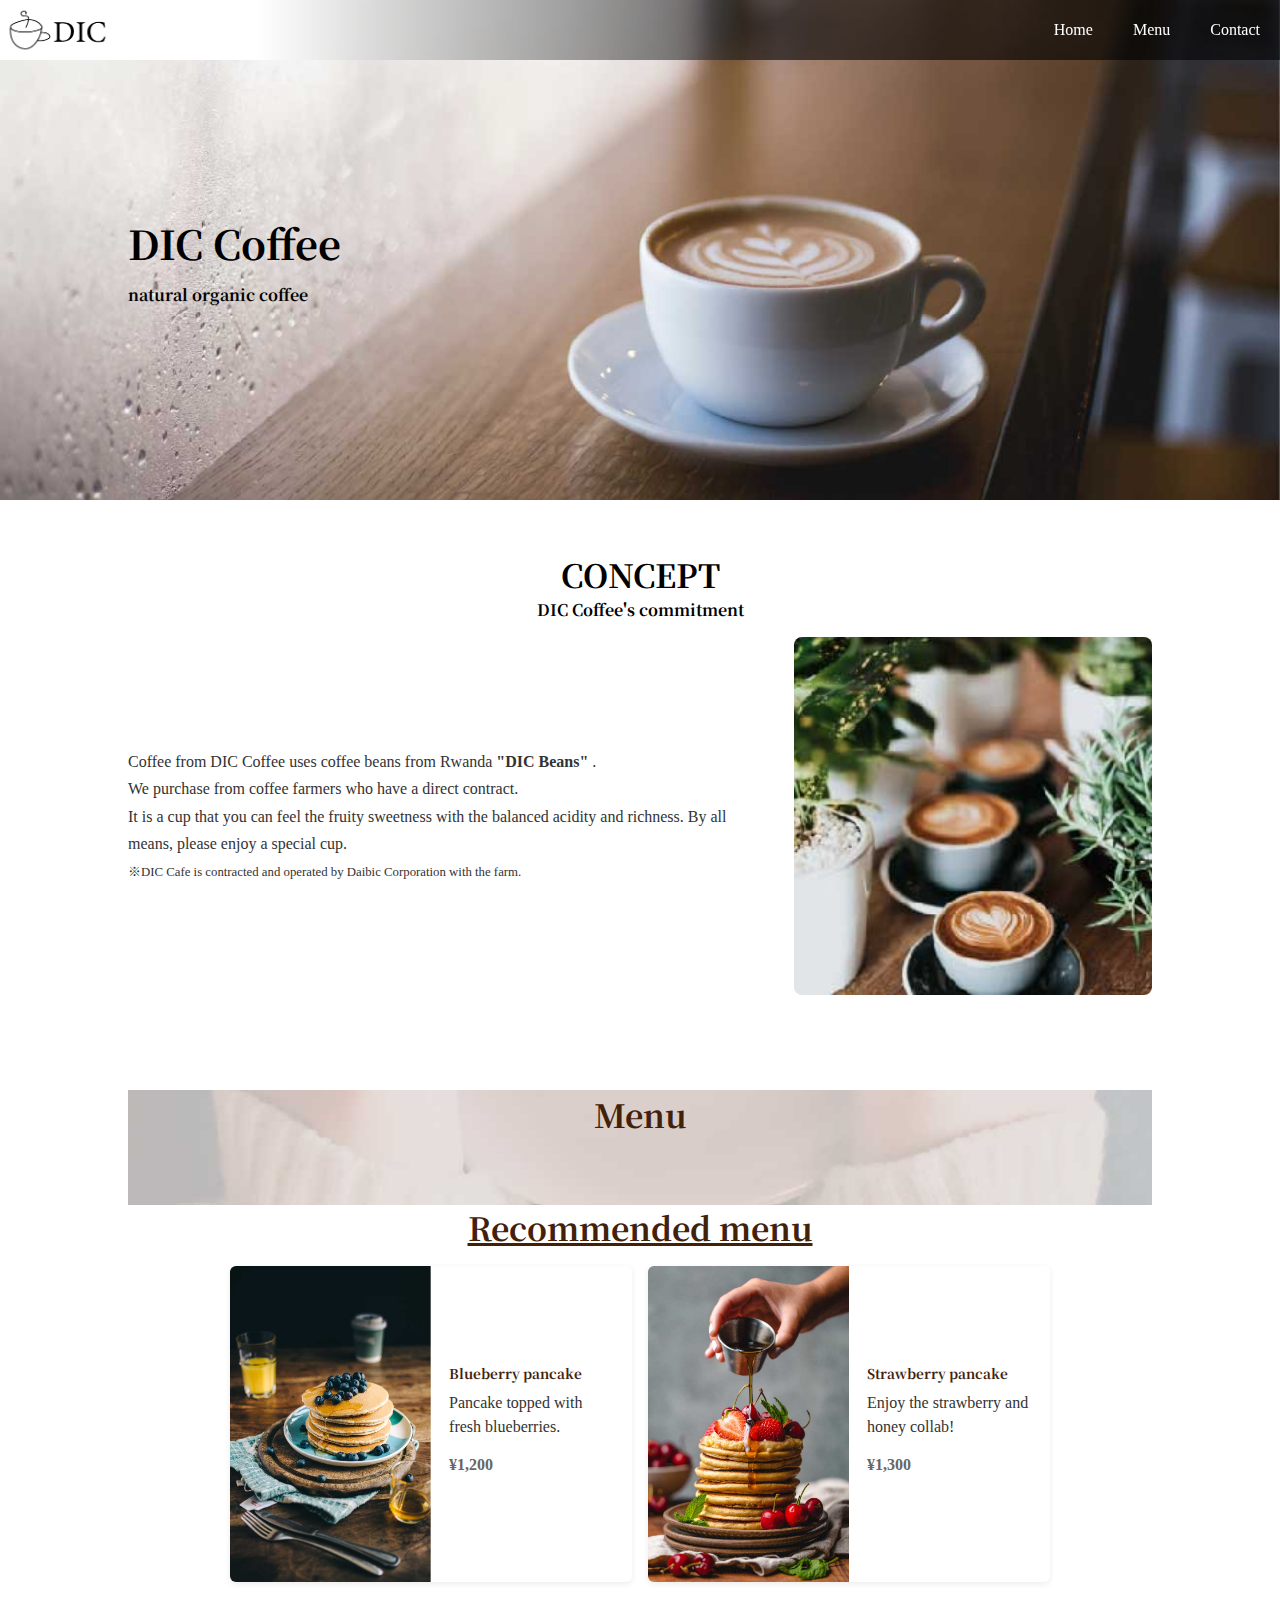
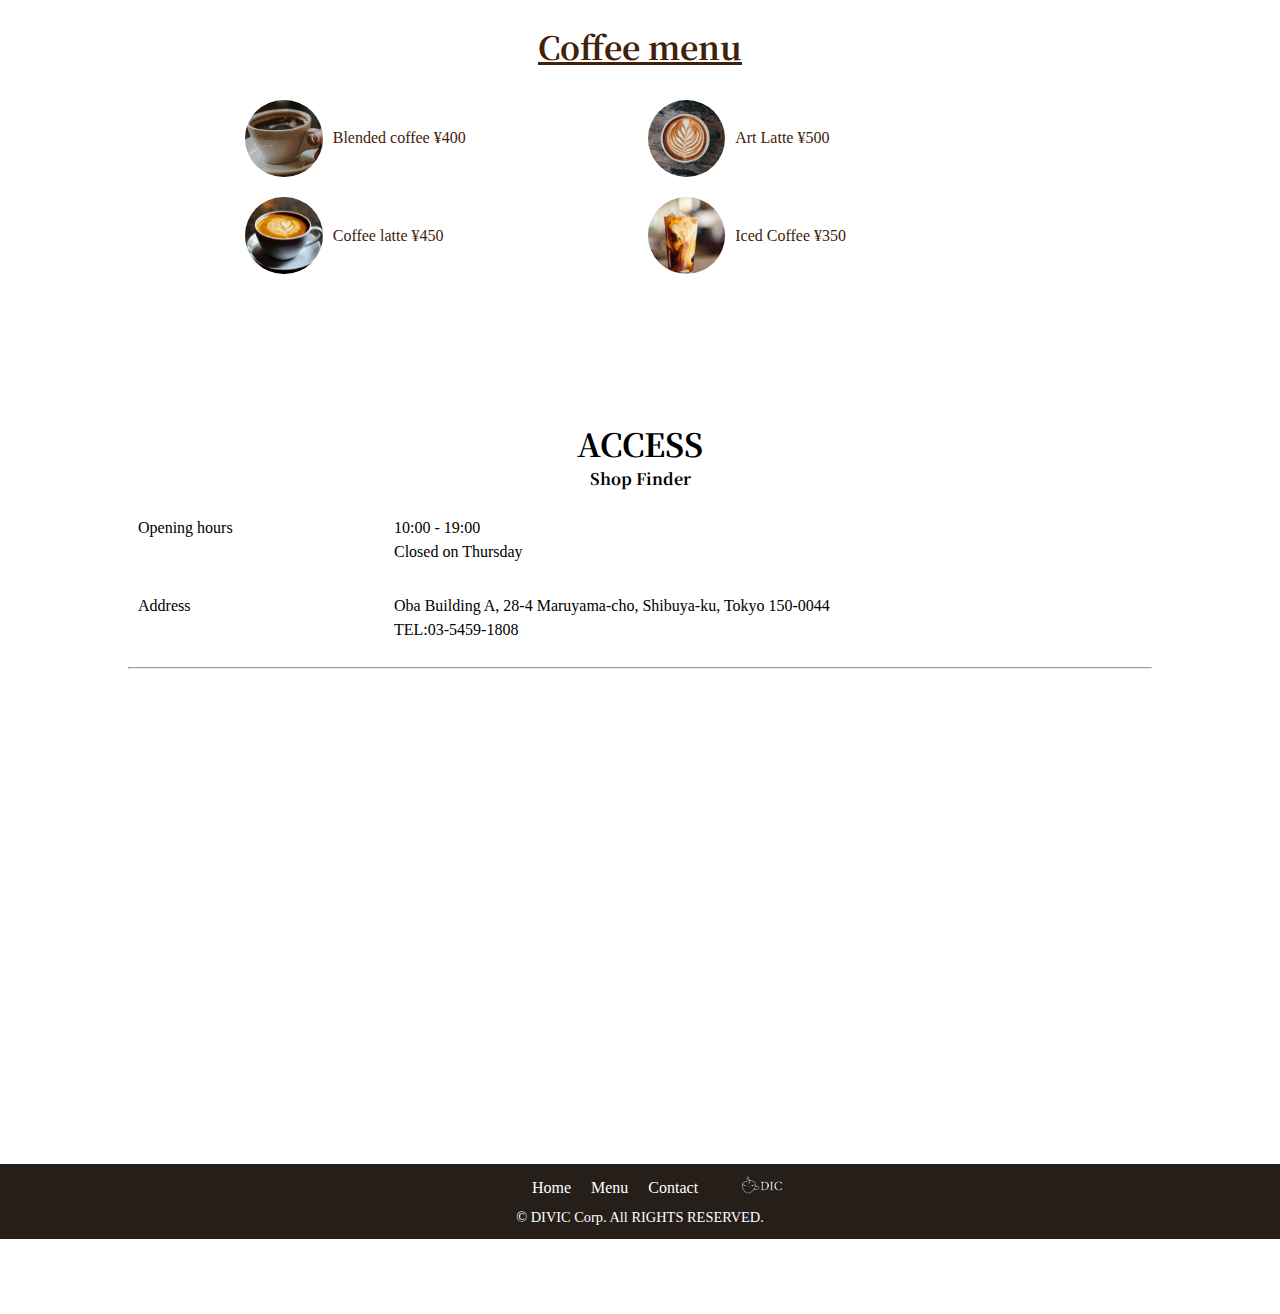
<file: index.html>
<!DOCTYPE html>
<html lang="ja">
  <head>
    <meta charset="UTF-8">
    <meta name="viewport" content="width=device-width, initial-scale=1.0">
    <title>DIC cafe</title>
    <link href="css/normalize.css" rel="stylesheet"/>
    <link href="css/main.css" rel="stylesheet"/>
    <link href="https://fonts.googleapis.com/css2?family=Noto+Serif+JP:wght@400;700&amp;display=swap" rel="stylesheet"/>
  </head>
  <body>
    <header>
        <nav class="header_nav">
            <a class="logo" href="index.html">
                <img src="images/sample_logo_k.png"/>
            </a>
            <ul class="global_nav">
                <a class="global_nav_item" href="index.html">
                    <li>
                        Home
                    </li>                   
                </a>
                <a class="global_nav_item" href="#menu">
                    <li>
                      Menu                                           
                    </li>
                </a>
                <a class="global_nav_item" href="contact.html">
                    <li>
                      Contact                       
                    </li>
                </a>
            </ul>
        </nav>
        <div class="key section_inner">
            <h1>
              DIC Coffee                       
            </h1>
            <p>
                natural organic coffee
            </p>
        </div>
    </header>
    <section>
      <article class="section_inner">
        <div class="section_title">
          <h1>CONCEPT</h1>
            <p>DIC Coffee's commitment</p>
        </div>
        <div class="concept_content">
          <div class="concept_text">
            <p>
              Coffee from DIC Coffee uses coffee beans from Rwanda
              <strong>
                "DIC Beans"
              </strong>.
            </p>
            <p>
              We purchase from coffee farmers who have a direct contract.
            </p>
            <p>
              It is a cup that you can feel the fruity sweetness with the balanced acidity and richness.
              By all means, please enjoy a special cup.
            </p>
            <p>
              <small>
                ※DIC Cafe is contracted and operated by Daibic Corporation with the farm.
              </small>
            </p>
          </div>
          <div class="concept_img">
            <img src="images/sample_concept.jpg" alt="DIC Beans">
          </div>
        </div>
      </article>
      <article class="section_inner">
        <section class="menu_section">
          <h1 class="section_title" id="menu">
            Menu
          </h1>
          <section class="menu_section">
            <div class="section_inner">
              <h1 class="section_title">
                <u>Recommended menu</u>
              </h1>
              <div class="recommended_menu">
                <div class="recommended_item">
                  <div class="item_img">
                    <img src="images/sample_pancake1.jpg" alt="Blueberry Pancake">
                  </div>
                  <div class="menu_text">
                    <h2>
                      Blueberry pancake
                    </h2>
                    <p>
                      Pancake topped with fresh blueberries.
                    </p>
                    <p class="price">
                      ¥1,200
                    </p>
                  </div>
                </div>
                <div class="recommended_item">
                  <div class="item_img">
                    <img src="images/sample_pancake2.jpg" alt="Strawberry Pancake">
                  </div>
                  <div class="menu_text">
                    <h2>
                      Strawberry pancake
                    </h2>
                    <p>
                      Enjoy the strawberry and honey collab!
                    </p>
                    <p class="price">
                      ¥1,300
                    </p>
                  </div>
                </div>
              </div>
              <h1 class="section_title">
                <u>Coffee menu</u>
              </h1>
              <div class="coffee_menu">
                <div class="coffee_item">
                  <img src="images/sample_cafe1.jpg" alt="Blended Coffee">
                  <p>
                    Blended coffee ¥400
                  </p>
                </div>
                <div class="coffee_item">
                  <img src="images/sample_cafe2.jpg" alt="Art Latte">
                  <p>
                    Art Latte ¥500
                  </p>
                </div>
                <div class="coffee_item">
                  <img src="images/sample_cafe3.jpg" alt="Coffee Latte">
                  <p>
                    Coffee latte ¥450
                  </p>
                </div>
                <div class="coffee_item">
                  <img src="images/sample_cafe4.jpg" alt="Iced Coffee">
                  <p>
                    Iced Coffee ¥350
                  </p>
                </div>
              </div>
            </div>
        </section>
      </article>
      <article class="section_inner">
        <div class="section_title">
          <h1>ACCESS</h1>
          <p>Shop Finder</p>
        </div>
        <div class="access_content">
          <div class="left_block">
            <dl>
              <dt>
                Opening hours
              </dt>
              <dd>
                10:00 - 19:00
                <br/>
                Closed on Thursday
              </dd>
            </dl>
            <dl>
              <dt>
                Address
              </dt>
              <dd>
                Oba Building A, 28-4 Maruyama-cho, Shibuya-ku, Tokyo 150-0044
                <br/>
                TEL:03-5459-1808
              </dd>
            </dl>
          </div>
        </div>
        <hr>
          <iframe allowfullscreen aria-hidden="false" frameborder="0" height="450" width="100%" src="https://www.google.com/maps/embed?pb=!1m18!1m12!1m3!1d3241.8625569899887!2d139.6922821152582!3d35.65575778020021!2m3!1f0!2f0!3f0!3m2!1i1024!2i768!4f13.1!3m3!1m2!1s0x60188b55bb707eff%3A0x5f04575eb7aca63e!2z44CSMTUwLTAwNDQg5p2x5Lqs6YO95riL6LC35Yy65YaG5bGx55S677yS77yY4oiS77yUIE9iYSBCbGQuIEHppKg!5e0!3m2!1sja!2sjp!4v1589613763992!5m2!1sja!2sjp" style="border:0;" tabindex="0">
          </iframe>
      </article>
      <footer>
        <div class="footer-top">
          <nav>
            <ul>
              <li>
                <a href="index.html">
                  Home
                </a>
              </li>
              <li>
                <a href="#menu">
                  Menu
                </a>
              </li>
              <li>
                <a href="contact.html">
                  Contact
                </a>
              </li>
            </ul>
          </nav>
          <div class="footer-logo">
            <img src="images/sample_logo_k.png"/>
          </div>
        </div>
        <div class="footer-bottom">
          <p>
            © DIVIC Corp. All RIGHTS RESERVED.
          </p>
        </div>
      </footer>
</file>
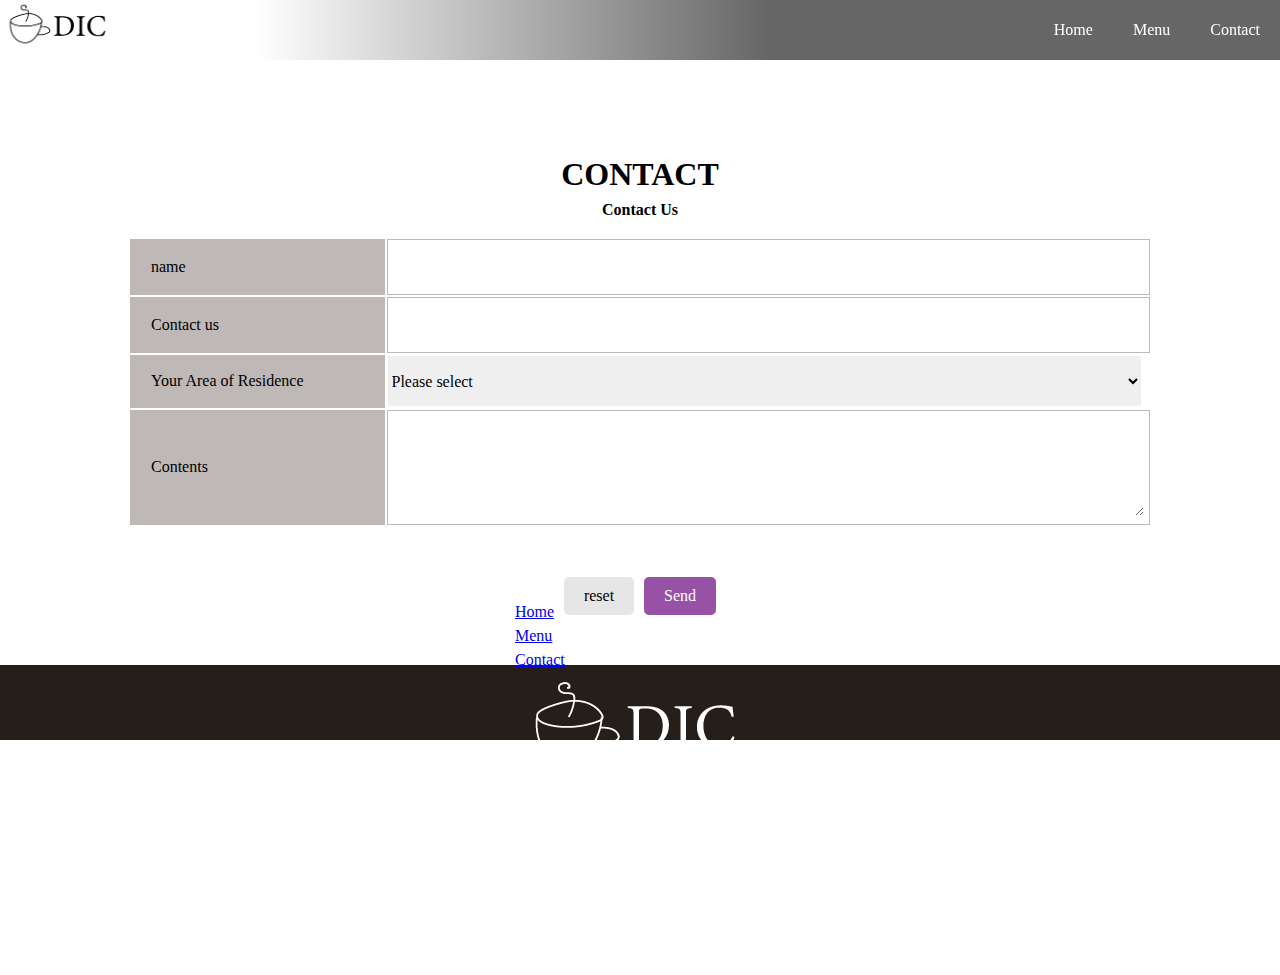
<file: contact.html>
<!DOCTYPE html>
<html>
  <head>
    <title>DIC cafe</title>
    <link href="css/normalize.css" rel="stylesheet"/>
    <link href="css/main.css" rel="stylesheet"/>
    <link href="css/contact.css" rel="stylesheet"/>
    <link href="https://fonts.googleapis.com/css?family=Sawarabi+Mincho" rel="stylesheet"/>
  </head>
  <body>
    <header class="sub_header">
      <nav class="header_nav">
        <a href="index.html">
          <img class="logo" src="images/sample_logo_k.png"/>
        </a>
        <ul class="global_nav">
          <a class="global_nav_item" href="index.html">
            <li>Home</li>
          </a>
          <a class="global_nav_item" href="blueberry_pancakes.html">
            <li>Menu</li>
          </a>
          <a class="global_nav_item" href="contact.html">
            <li>Contact</li>
          </a>
        </ul>
      </nav>
    </header>
    <section class="section_inner">
      <div class="section_title">
        <h1>CONTACT</h1>
        <p>Contact Us</p>
      </div>
      <form action="#" method="POST">
        <table class="contact">
          <tr class="contact_line">
            <td class="contact_sign">
              <label for="name">name</label>
            </td>
            <td class="contact_input">
              <input id="name" name="name" type="text"/>
            </td>
          </tr>
          <tr class="contact_line">
            <td class="contact_sign">
              <label for="phonenumber">Contact us</label>
            </td>
            <td class="contact_input">
              <input id="phonenumber" name="phonenumber" type="tel"/>
            </td>
          </tr>
          <tr class="contact_line">
            <td class="contact_sign">
              <label for="region">Your Area of Residence</label>
            </td>
            <td>
              <select id="region" name="region">
                <option value="0">Please select</option>
                <option value="1">Hokkaido</option>
                <option value="2">Tohoku</option>
                <option value="3">Kanto</option>
                <option value="4">Central Japan</option>
                <option value="5">Kinki</option>
                <option value="6">Chugoku & Shikoku</option>
                <option value="7">Kyushu</option>
              </select>
            </td>
          </tr>
          <tr class="contact_content">
            <td class="contact_sign">
              <label for="content">Contents</label>
            </td>
            <td class="contact_input">
              <textarea id="content" name="content"></textarea>
            </td>
          </tr>
        </table>
        <div class="contact_btn_area">
          <button class="contact_btn reset_btn" type="reset">reset</button>
          <button class="contact_btn submit_btn" type="submit">Send</button>
        </div>
      </form>
    </section>
    <footer class="footer">
      <nav>
        <ul class="footer_nav">
          <a class="footer_nav_item" href="index.html">
            <li>Home</li>
          </a>
          <a class="footer_nav_item" href="blueberry_pancakes.html">
            <li>Menu</li>
          </a>
          <a class="footer_nav_item" href="contact.html">
            <li>Contact</li>
          </a>
          <a class="footer_nav_item" href="index.html">
            <li>
              <img class="footer_logo" src="images/sample_logo_w.png"/>
            </li>
          </a>
        </ul>
      </nav>
      <p class="footer_right">© DIVIC Corp. All RIGHTS RESERVED.</p>
    </footer>
  </body>
</html>
</file>
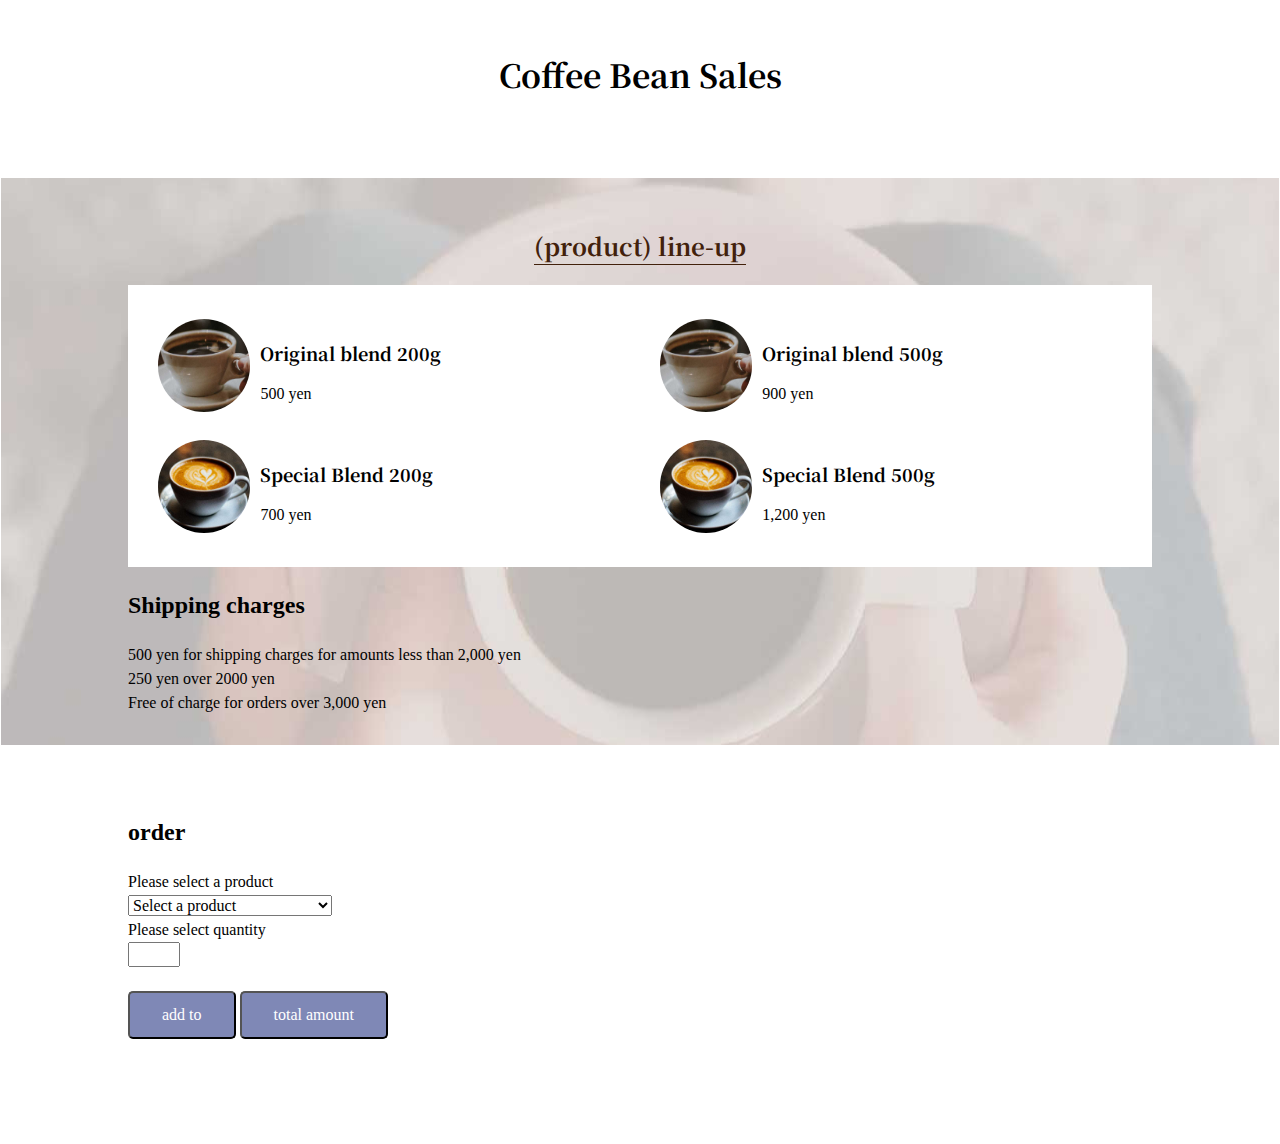
<file: sale.html>
<!DOCTYPE html>
<html>
  <head>
    <meta charset="UTF-8">
    <meta name="viewport" content="width=device-width, initial-scale=1.0">
    <title>
      DIC cafe
    </title>
    <link href="css/normalize.css" rel="stylesheet"/>
    <link href="css/sale.css" rel="stylesheet"/>
    <link href="https://fonts.googleapis.com/css2?family=Noto+Serif+JP:wght@400;700&amp;display=swap" rel="stylesheet"/>
  </head>
  <body>
    <section class="section_inner">
      <div class="section_title">
        <h1>
          Coffee Bean Sales
        </h1>
      </div>
    </section>
    <section class="section_inner menu_section">
      <div class="center">
        <h1 class="menu_title">
          (product) line-up
        </h1>
      </div>
      <ul class="menu_list coffee_menu">
        <li class="caffee_menu_list_item">
          <div class="caffee_menu_content">
            <h2 class="menu_item_title">
              Original blend 200g
            </h2>
            <p class="caffee_menu_price">
              500 yen
            </p>
          </div>
          <img class="caffee_menu_image" src="images/sample_cafe1.jpg"/>
        </li>
        <li class="caffee_menu_list_item">
          <div class="caffee_menu_content">
            <h2 class="menu_item_title">
              Original blend 500g
            </h2>
            <p class="caffee_menu_price">
              900 yen
            </p>
          </div>
          <img class="caffee_menu_image" src="images/sample_cafe1.jpg"/>
        </li>
        <li class="caffee_menu_list_item">
          <div class="caffee_menu_content">
            <h2 class="menu_item_title">
              Special Blend 200g
            </h2>
            <p class="caffee_menu_price">
              700 yen
            </p>
          </div>
          <img class="caffee_menu_image" src="images/sample_cafe3.jpg"/>
        </li>
        <li class="caffee_menu_list_item">
          <div class="caffee_menu_content">
            <h2 class="menu_item_title">
              Special Blend 500g
            </h2>
            <p class="caffee_menu_price">
              1,200 yen
            </p>
          </div>
          <img class="caffee_menu_image" src="images/sample_cafe3.jpg"/>
        </li>
      </ul>
      <h2>
        Shipping charges
      </h2>
      <ul>
        <li>
          500 yen for shipping charges for amounts less than 2,000 yen
        </li>
        <li>
          250 yen over 2000 yen
        </li>
        <li>
          Free of charge for orders over 3,000 yen
        </li>
      </ul>
    </section>
    <section class="section_inner">
      <h2>
        order
      </h2>
      <form>
        <p>
          Please select a product
        </p>
        <div>
          <select id="product" required="">
            <option value="0">
              Select a product
            </option>
            <option value="1">
              Original blend 200g 500yen
            </option>
            <option value="2">
              Original blend 500g 900yen
            </option>
            <option value="3">
              Special blend 200g 700yen
            </option>
            <option value="4">
              Special blend 500g 1200yen
            </option>
          </select>
          <p>
            Please select quantity
          </p>
          <input id="number" max="5" min="1" required="" type="number"/>
        </div>
        <br/>
        <input class="btn" onclick="add()" type="button" value="add to"/>
        <input class="btn" onclick="calc()" type="button" value="total amount"/>
      </form>
    </section>
    <script src="javascripts/sale.js" type="text/javascript">
    </script>
  </body>
</html>
</file>
<file: css/main.css>
@charset "utf-8";

html {
    height: 100vh;
    width: 100vw;
}

body {
    position: relative;
    padding-bottom: 75px;
    min-height: 100%;
}

p,
ul {
    margin: 0;
    padding: 0;
}

div,
li {
    box-sizing: border-box;
}

.header_nav {
    background: linear-gradient(90deg, #fff 20%, rgba(0, 0, 0, 0.6) 60%);
    display: flex;
    height: 60px;
    justify-content: space-between;
    align-items: stretch;
    position: fixed;
    top: 0;
    width: 100%;
}

.noto-serif-jp {
  font-family: "Noto Serif JP", serif;
  font-optical-sizing: auto;
  font-weight: 400; 
  font-style: normal;
}

.global_nav_item {
    color: #fff;
    text-decoration: none;
    display: flex;
    align-items: center;
    padding: 0 20px;
}

.global_nav_item:hover {
    background: #fff;
    color: #8b3e0a;
}

.global_nav {
    display: flex;
    align-items: stretch;
}

.logo {
    width: 120px;
    display: flex;
    align-items: center;
}

.logo img {
    width: 100%;
}

.section_inner {
    padding: 50px 10% 30px;
}

.key {
    height: 500px;
    background: center / cover no-repeat url("../images/sample_key.jpg");
    font-family: 'Noto Serif JP', serif;
    font-weight: bold;
    display: flex;
    flex-direction: column;
    justify-content: center;
}

.key h1 {
    font-size: 2.5rem;
    margin-bottom: 10px;
}

.section_title {
    font-family: 'Noto Serif JP', serif;
    font-weight: bold;
    text-align: center;
    margin-bottom: 15px;
}

.menu_title {
    display: inline-block;
    font-family: 'Noto Serif JP', serif;
    font-size: 1.5rem;
    color: #42210b;
    border-bottom: solid #42210b 1px;
}

.menu_section {
    background: url("../images/sample_menu_bg.jpg") center / cover no-repeat fixed;
    color: #42210b;
    margin-top: 15px;
}

.recommended_menu {
    display: flex;
    flex-wrap: wrap;
    justify-content: space-between;
    gap: 2%;
    margin-bottom: 40px;
}

.recommended_item {
    display: flex;
    flex-direction: row;
    width: 49%;
    background: #fff;
    box-shadow: 0 2px 6px rgba(0, 0, 0, 0.08);
    border-radius: 6px;
    overflow: hidden;
    box-sizing: border-box;
}

.recommended_item .item_img {
    flex: 0 0 50%;
    max-width: 50%;
}

.recommended_item .item_img img {
    width: 100%;
    height: 100%;
    object-fit: cover;
    display: block;
}

.recommended_item .menu_text {
    flex: 1;
    padding: 18px;
    display: flex;
    flex-direction: column;
    justify-content: center;
}

.recommended_item .menu_text h2 {
    margin: 0 0 8px 0;
    font-family: 'Noto Serif JP', serif;
    color: #42210b;
    font-size: 0.85rem;
}

.recommended_item .menu_text p {
    margin: 0 0 8px 0;
    color: #333;
}

.recommended_item .menu_text .price {
    margin-top: 6px;
    color: #666;
    font-weight: 600;
}

.coffee_menu {
    display: flex;
    flex-wrap: wrap;
    justify-content: space-between;
    background: #fff;
    padding: 15px;
}

.coffee_item {
    width: 49%;
    display: flex;
    align-items: center;
    margin-bottom: 20px;
}

.coffee_item img {
  width: 20%;  
  margin-right: 10px;
  border-radius: 50%; 
  object-fit: cover;
}

.coffee_item p {
    width: 80%;
    margin: 0;
}

.centre {
    text-align: center;
}

.caffee_menu_image {
    width: 20%;
    border-radius: 50%;
}

.concept_content {
    display: flex;
    justify-content: space-between;
    align-items: center;
    gap: 30px;
    flex-wrap: wrap;
}

.concept_text {
    flex: 0 0 60%;
    box-sizing: border-box;
    font-size: 1rem;
    line-height: 1.7;
    color: #333;
}

.concept_img {
    flex: 0 0 35%;
    box-sizing: border-box;
}

.concept_img img {
    width: 100%;
    height: auto;
    display: block;
    border-radius: 8px;
}

@media (max-width: 800px) {
    .concept_content {
        flex-direction: column;
    }
    .concept_text,
    .concept_img {
        flex: 0 0 100%;
        width: 100%;
    }
    .concept_img {
        margin-top: 20px;
    }

    .recommended_menu {
        flex-direction: column;
        gap: 18px;
    }

    .recommended_item {
        flex-direction: column;
        width: 100%;
    }

    .recommended_item .item_img {
        max-width: 100%;
    }
}

dl {
  display: flex;
  flex-wrap: wrap;
  margin: 20px 0;
  padding: 0;
}

dt {
  width: 25%; 
  padding: 5px 10px;
  box-sizing: border-box;
}

dd {
  width: 75%;
  margin: 0;
  padding: 5px 10px;
  box-sizing: border-box;
}

footer {
  background-color: #251e19;
  color: white;
  height: 75px;
  display: flex;
  flex-direction: column;
  justify-content: center;
  align-items: center;
}

.footer-top {
  display: flex;
  justify-content: center;
  align-items: center;
  gap: 40px;
  margin-bottom: 5px;
}

.footer-top nav ul {
  list-style: disc; 
  display: flex;
  gap: 20px;
  padding-left: 40px; 
  margin: 0;
}

.footer-top nav ul li {
  color: white;
}

.footer-top nav ul li a {
  text-decoration: none;
  color: white;
}

.footer-logo img {
  width: 50px; 
  height: auto;
  filter: brightness(0) invert(1); 
}

.footer-bottom p {
  margin: 0;
  font-size: 0.9rem;
  text-align: center;
}
</file>
<file: css/contact.css>
@charset "utf-8";

.sub_header {
  padding-bottom: 100px;
}

.contact {
  width: 100%;
  margin-bottom: 30px;
}

.contact_line {
  height: 50px;
  line-height: 50px;
}

.contact_sign {
  width: 25%;
  background: #beb9b7;
  border: solid 1px #beb9b7;
  text-align: left;
  padding: 0 20px;
}

.contact_input {
  width: 75%;
  border: solid 1px #beb9b7;
}

.contact_content {
  height: 100px;
}

.contact_input input,
select,
textarea {
  border: none;
  width: 99%;
}

.contact_input input,
select {
  height: 50px;
}

.contact_input textarea {
  height: 100px;
}

.contact_btn_area {
  display: flex;
  justify-content: center;
  padding: 20px 0;
}

.contact_btn {
  padding: 10px 20px;
  border: none;
  border-radius: 5px;
}

.contact_btn+.contact_btn {
  margin-left: 10px;
}

.submit_btn {
  background: #9852a5;
  color: #fff;
}

.reset_btn {
  background: #e6e6e6;
}
</file>
<file: css/sale.css>
html {
  height: 100%;
}

body {
  position: relative;
  padding-bottom: 75px;
  min-height: 100%;
}

.center {
  text-align: center;
}

.section_inner {
  padding: 50px 10% 30px;
}

.section_title {
  font-family: 'Noto Serif JP', serif;
  text-align: center;
  margin-bottom: 50px;
}

.menu_section {
  background: url("../images/sample_menu_bg.jpg") no-repeat bottom;
  background-attachment: fixed;
}

.menu_title {
  display: inline-block;
  font-family: 'Noto Serif JP', serif;
  text-align: center;
  font-size: 1.5rem;
  color: #42210b;
  border-bottom: solid #42210b 1px;
  margin-bottom: 20px;
}

.menu_list {
  display: flex;
  justify-content: space-between;
  flex-wrap: wrap;
  padding-bottom: 50px;
}

.recommended_menu_item {
  width: 49%;
  display: flex;
  flex-direction: row-reverse;
  box-shadow: 2px 2px 5px rgba(0, 0, 0, 0.4);
  ;
}

.menu_item_title {
  font-size: 18px;
  font-family: 'Noto Serif JP', serif;
}

.coffee_menu {
  background: #fff;
  padding: 20px;
}

.caffee_menu_list_item {
  width: 49%;
  display: flex;
  flex-direction: row-reverse;
  align-items: center;
  padding: 10px;
}

.caffee_menu_image {
  width: 20%;
  border-radius: 50%;
}

.caffee_menu_content {
  width: 80%;
  padding: 10px;
}

.btn {
  display: inline-block;
  padding: .8rem 2rem;
  z-index: 10;
  text-align: center;
  border-radius: 5px;
  background: rgba(127, 136, 182, 1);
  color: white;
}
</file>
